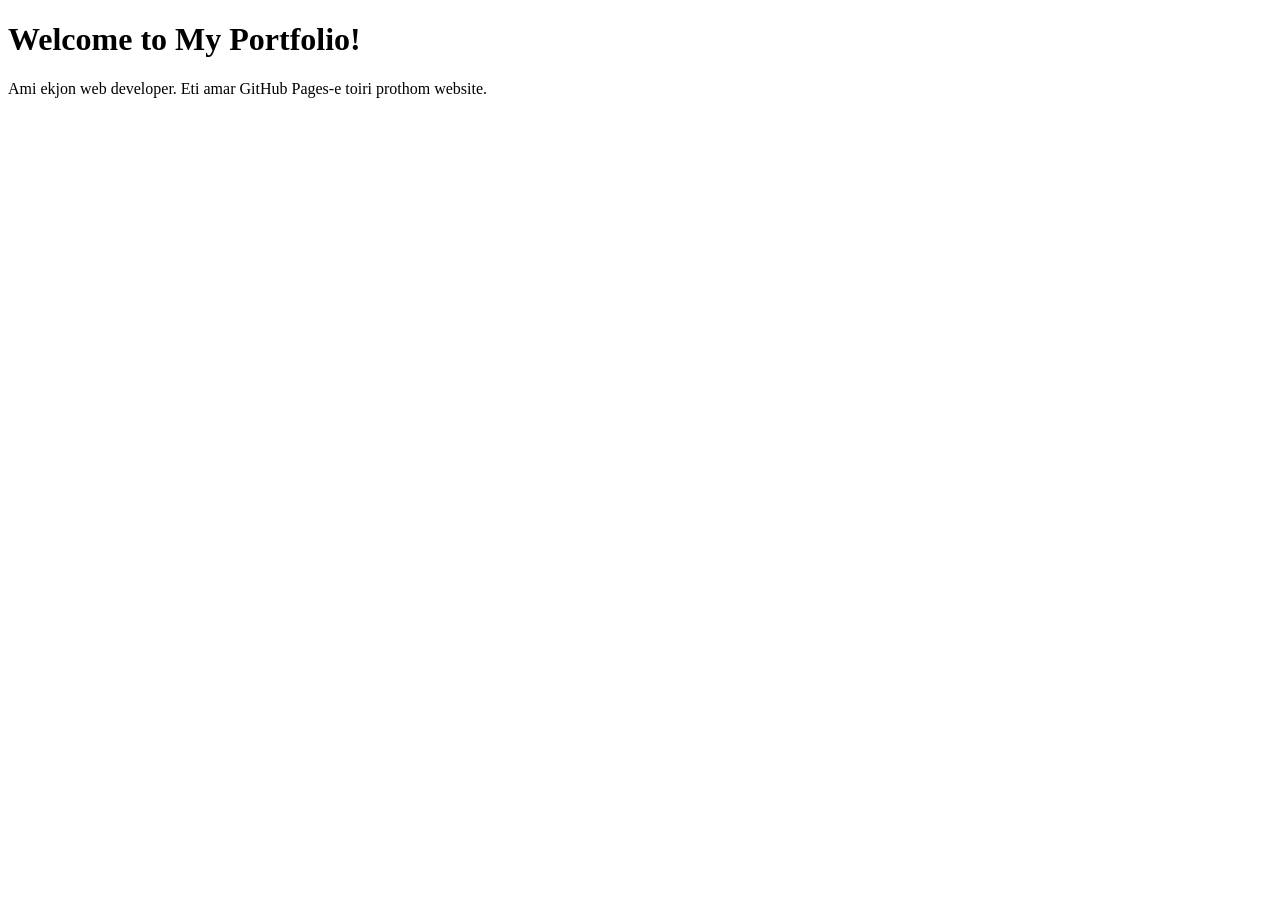
<file: Index.html>
<!DOCTYPE html>
<html>
<head>
    <title>My Portfolio</title>
</head>
<body>
    <h1>Welcome to My Portfolio!</h1>
    <p>Ami ekjon web developer. Eti amar GitHub Pages-e toiri prothom website.</p>
</body>
</html>
</file>
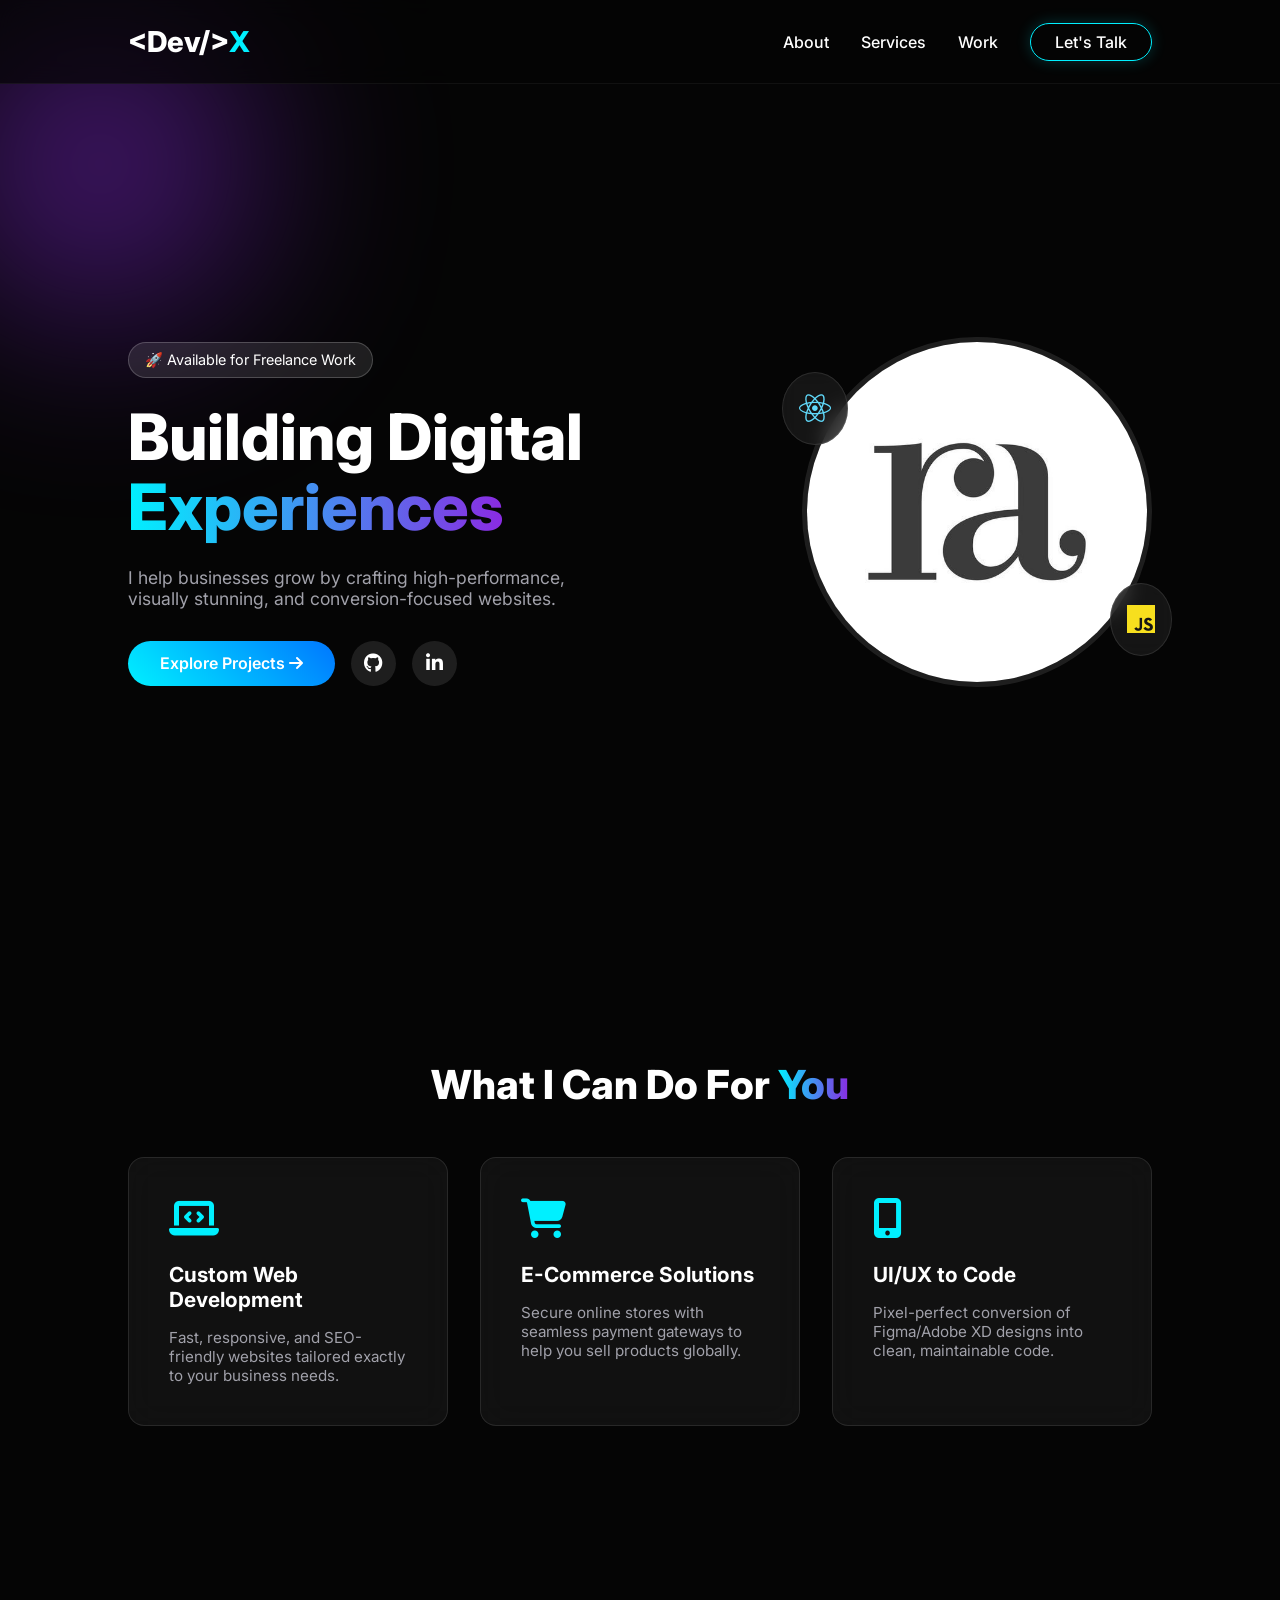
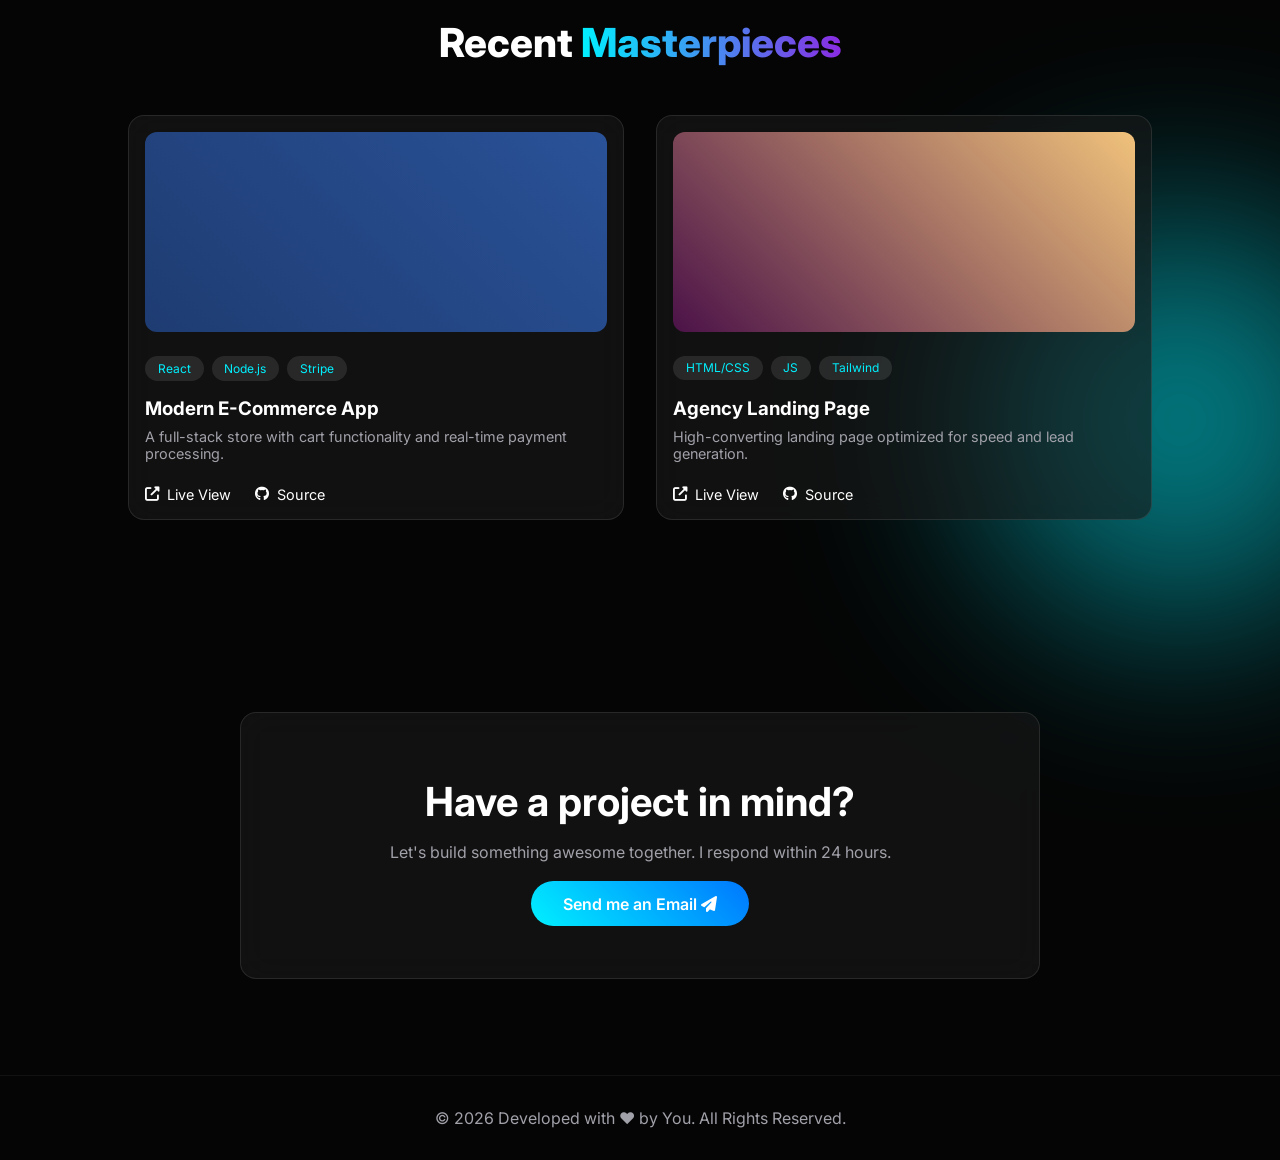
<file: index.html>
<!DOCTYPE html>
<html lang="en">
<head>
    <meta charset="UTF-8">
    <meta name="viewport" content="width=device-width, initial-scale=1.0">
    <title>Raghib Abedin | Web Developer</title>
    <link rel="stylesheet" href="style.css">
    <!-- FontAwesome & Google Fonts -->
    <link rel="stylesheet" href="https://cdnjs.cloudflare.com/ajax/libs/font-awesome/6.4.0/css/all.min.css">
    <link href="https://fonts.googleapis.com/css2?family=Inter:wght@300;400;600;800&display=swap" rel="stylesheet">
    <link rel="shortcut icon" href="images/slack.png" type="image/x-icon">
</head>
<body>

    <!-- Background Glowing Orbs -->
    <div class="orb orb-1"></div>
    <div class="orb orb-2"></div>

    <!-- Glassmorphism Navbar -->
    <header class="glass-nav">
        <nav class="navbar">
            <h1 class="logo">&lt;Dev/&gt;<span>X</span></h1>
            <ul class="nav-links">
                <li><a href="#about">About</a></li>
                <li><a href="#services">Services</a></li>
                <li><a href="#projects">Work</a></li>
                <li><a href="#contact" class="btn-glow">Let's Talk</a></li>
            </ul>
        </nav>
    </header>

    <!-- Modern Hero Section -->
    <section id="about" class="hero">
        <div class="hero-content">
            <div class="badge">🚀 Available for Freelance Work</div>
            <h2 class="title-main">Building Digital <br> <span class="text-gradient">Experiences</span></h2>
            <p class="subtitle">I help businesses grow by crafting high-performance, visually stunning, and conversion-focused websites.</p>
            <div class="hero-buttons">
                <a href="#projects" class="btn-primary">Explore Projects <i class="fas fa-arrow-right"></i></a>
                <a href="https://github.com/" target="_blank" class="btn-icon"><i class="fab fa-github"></i></a>
                <a href="https://linkedin.com/" target="_blank" class="btn-icon"><i class="fab fa-linkedin-in"></i></a>
            </div>
        </div>
        <div class="hero-image">
            <!-- Realistic placeholder for your professional photo -->
            <div class="profile-card">
                <img src="images/picture.jpg" alt="Profile">
                <div class="floating-badge react"><i class="fab fa-react"></i></div>
                <div class="floating-badge js"><i class="fab fa-js"></i></div>
            </div>
        </div>
    </section>

    <!-- Services Section (Crucial for Clients) -->
    <section id="services" class="services">
        <h2 class="section-title">What I Can Do For <span class="text-gradient">You</span></h2>
        <div class="grid-container">
            <div class="glass-card service-card">
                <i class="fas fa-laptop-code"></i>
                <h3>Custom Web Development</h3>
                <p>Fast, responsive, and SEO-friendly websites tailored exactly to your business needs.</p>
            </div>
            <div class="glass-card service-card">
                <i class="fas fa-shopping-cart"></i>
                <h3>E-Commerce Solutions</h3>
                <p>Secure online stores with seamless payment gateways to help you sell products globally.</p>
            </div>
            <div class="glass-card service-card">
                <i class="fas fa-mobile-alt"></i>
                <h3>UI/UX to Code</h3>
                <p>Pixel-perfect conversion of Figma/Adobe XD designs into clean, maintainable code.</p>
            </div>
        </div>
    </section>

    <!-- Advanced Projects Section -->
    <section id="projects" class="projects">
        <h2 class="section-title">Recent <span class="text-gradient">Masterpieces</span></h2>
        <div class="grid-container">
            <!-- Project 1 -->
            <div class="glass-card project-card">
                <div class="project-img bg-gradient-1"></div>
                <div class="project-content">
                    <div class="tech-tags">
                        <span>React</span><span>Node.js</span><span>Stripe</span>
                    </div>
                    <h3>Modern E-Commerce App</h3>
                    <p>A full-stack store with cart functionality and real-time payment processing.</p>
                    <div class="project-links">
                        <a href="#"><i class="fas fa-external-link-alt"></i> Live View</a>
                        <a href="#"><i class="fab fa-github"></i> Source</a>
                    </div>
                </div>
            </div>
            <!-- Project 2 -->
            <div class="glass-card project-card">
                <div class="project-img bg-gradient-2"></div>
                <div class="project-content">
                    <div class="tech-tags">
                        <span>HTML/CSS</span><span>JS</span><span>Tailwind</span>
                    </div>
                    <h3>Agency Landing Page</h3>
                    <p>High-converting landing page optimized for speed and lead generation.</p>
                    <div class="project-links">
                        <a href="#"><i class="fas fa-external-link-alt"></i> Live View</a>
                        <a href="#"><i class="fab fa-github"></i> Source</a>
                    </div>
                </div>
            </div>
        </div>
    </section>

    <!-- Call to Action / Contact -->
    <section id="contact" class="contact">
        <div class="glass-card contact-box">
            <h2>Have a project in mind?</h2>
            <p>Let's build something awesome together. I respond within 24 hours.</p>
            <a href="mailto:hello@example.com" class="btn-primary pulse">Send me an Email <i class="fas fa-paper-plane"></i></a>
        </div>
    </section>

    <!-- Footer -->
    <footer>
        <p>&copy; 2026 Developed with ❤️ by You. All Rights Reserved.</p>
    </footer>

</body>
</html>
</file>
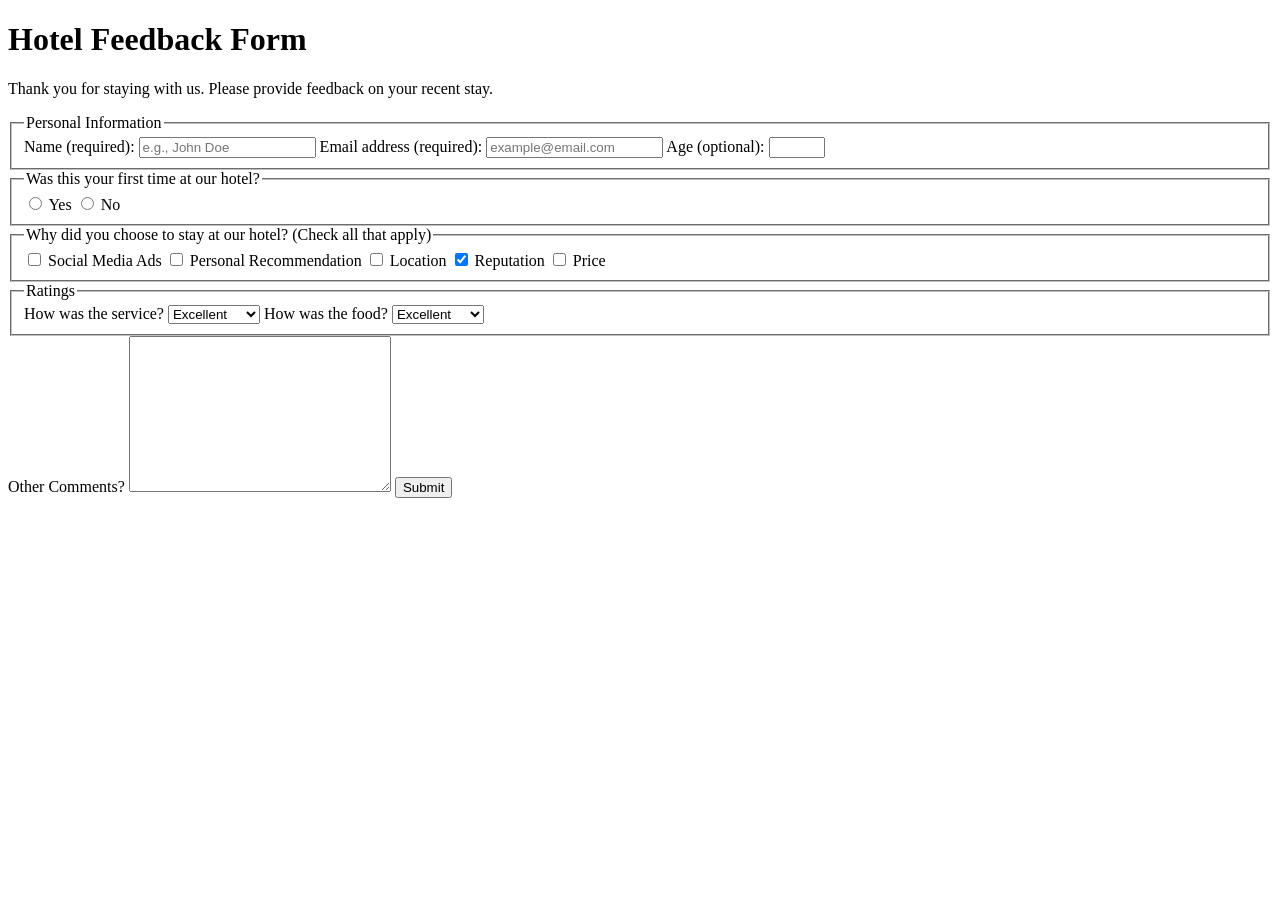
<file: Index 11.html>
<!DOCTYPE html>
<html lang="en">
  <head>
    <meta charset="UTF-8">
    <title>Hotel Feedback Form</title>
  </head>
  <body>
    <header>
      <h1>Hotel Feedback Form</h1>
      <p>
        Thank you for staying with us. Please provide feedback on your recent
        stay.
      </p>
    </header>
    <main>
      <form method="POST" action="https://hotel-feedback.freecodecamp.org">
        <fieldset>
          <legend>Personal Information</legend>
          <label for="full-name">Name (required):</label>
          <input type="text" id="full-name" name="name" placeholder="e.g., John Doe" required size="20">

          <label for="email">Email address (required):</label>
          <input
            placeholder="example@email.com"
            required
            id="email"
            type="email"
            name="email"
            size="20">
          <label for="age">Age (optional):</label>
          <input type="number" name="age" id="age" min="3" max="100">
        </fieldset>

        <fieldset>
          <legend>Was this your first time at our hotel?</legend>
          <input id="yes-option" type="radio" name="hotel-stay" value="yes">
          <label for="yes-option">Yes</label>
          <input id="no-option" type="radio" name="hotel-stay" value="no">
          <label for="no-option">No</label>
        </fieldset>

        <fieldset>
          <legend>
            Why did you choose to stay at our hotel? (Check all that apply)
          </legend>

          <input type="checkbox" id="ads" name="choice" value="ads">
          <label for="ads">Social Media Ads</label>

          <input
            type="checkbox"
            id="recommendation"
            name="choice"
            value="recommendation">
          <label for="recommendation">Personal Recommendation</label>
          
          <input type="checkbox" id="location" name="choice" value="location">
          <label for="location">Location</label>

          <input
            checked
            type="checkbox"
            id="reputation"
            name="choice"
            value="reputation">
          <label for="reputation">Reputation</label>
          
          <input type="checkbox" id="price" name="choice" value="price">
          <label for="price">Price</label>
        </fieldset>

        <fieldset>
          <legend>Ratings</legend>

          <label for="service">How was the service?</label>

          <select name="service" id="service">
            <option value="poor">Poor</option>
            <option value="satisfactory">Satisfactory</option>
            <option value="good">Good</option>
            <option value="very-good">Very Good</option>
            <option selected value="excellent">Excellent</option>
          </select>

          <label for="food">How was the food?</label>

          <select name="food" id="food">
            <option value="poor">Poor</option>
            <option value="satisfactory">Satisfactory</option>
            <option value="good">Good</option>
            <option value="very-good">Very Good</option>
            <option selected value="excellent">Excellent</option>
          </select>
        </fieldset>

        <label for="comments">Other Comments?</label>
        <textarea cols="30" rows="10" name="comments" id="comments"></textarea>

      <button type="submit">Submit</button>  
      </form>
    </main>
  </body>
</html>
</file>
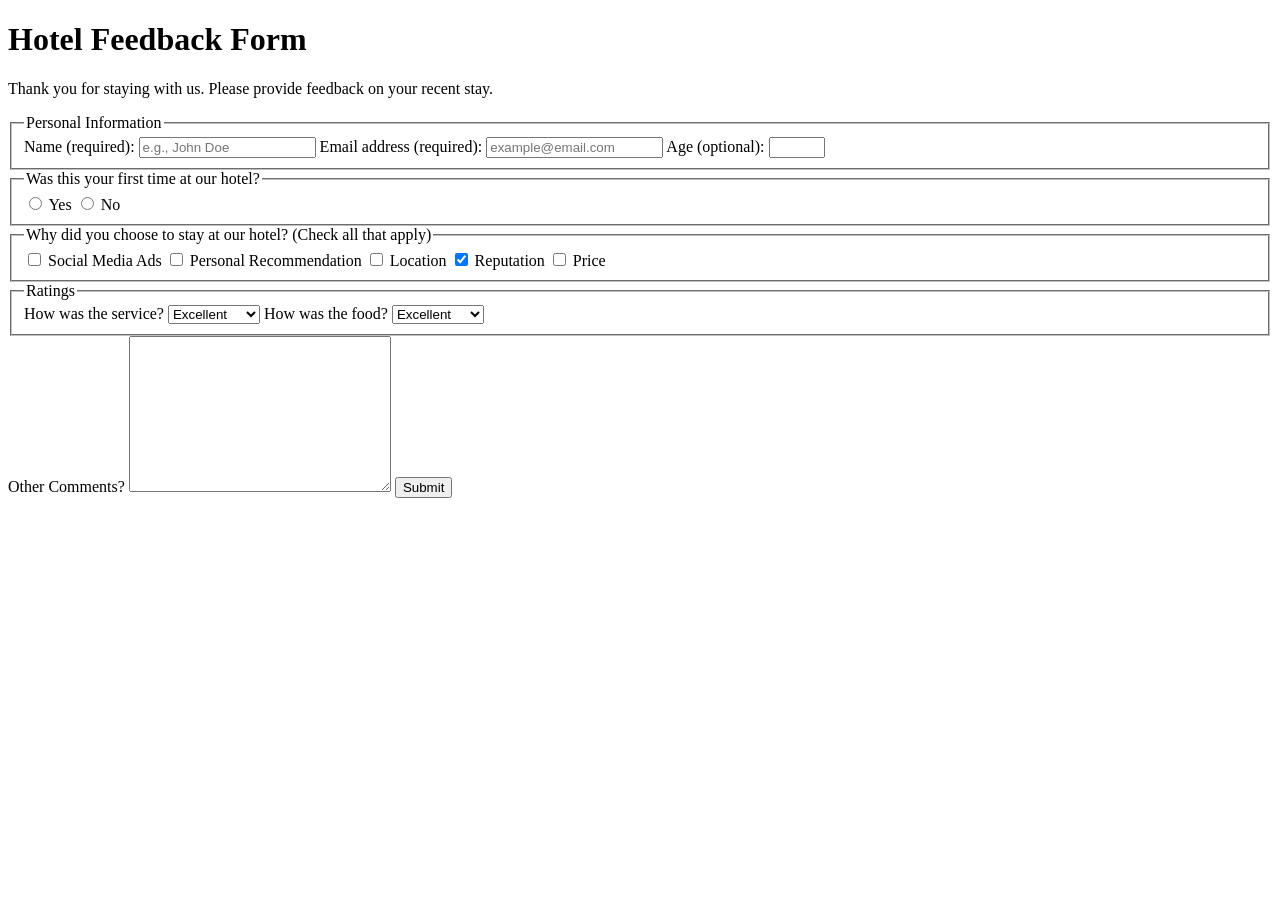
<file: index 11.html>
<!DOCTYPE html>
<html lang="en">
  <head>
    <meta charset="UTF-8">
    <title>Hotel Feedback Form</title>
  </head>
  <body>
    <header>
      <h1>Hotel Feedback Form</h1>
      <p>
        Thank you for staying with us. Please provide feedback on your recent
        stay.
      </p>
    </header>
    <main>
      <form method="POST" action="https://hotel-feedback.freecodecamp.org">
        <fieldset>
          <legend>Personal Information</legend>
          <label for="full-name">Name (required):</label>
          <input type="text" id="full-name" name="name" placeholder="e.g., John Doe" required size="20">

          <label for="email">Email address (required):</label>
          <input
            placeholder="example@email.com"
            required
            id="email"
            type="email"
            name="email"
            size="20">
          <label for="age">Age (optional):</label>
          <input type="number" name="age" id="age" min="3" max="100">
        </fieldset>

        <fieldset>
          <legend>Was this your first time at our hotel?</legend>
          <input id="yes-option" type="radio" name="hotel-stay" value="yes">
          <label for="yes-option">Yes</label>
          <input id="no-option" type="radio" name="hotel-stay" value="no">
          <label for="no-option">No</label>
        </fieldset>

        <fieldset>
          <legend>
            Why did you choose to stay at our hotel? (Check all that apply)
          </legend>

          <input type="checkbox" id="ads" name="choice" value="ads">
          <label for="ads">Social Media Ads</label>

          <input
            type="checkbox"
            id="recommendation"
            name="choice"
            value="recommendation">
          <label for="recommendation">Personal Recommendation</label>
          
          <input type="checkbox" id="location" name="choice" value="location">
          <label for="location">Location</label>

          <input
            checked
            type="checkbox"
            id="reputation"
            name="choice"
            value="reputation">
          <label for="reputation">Reputation</label>
          
          <input type="checkbox" id="price" name="choice" value="price">
          <label for="price">Price</label>
        </fieldset>

        <fieldset>
          <legend>Ratings</legend>

          <label for="service">How was the service?</label>

          <select name="service" id="service">
            <option value="poor">Poor</option>
            <option value="satisfactory">Satisfactory</option>
            <option value="good">Good</option>
            <option value="very-good">Very Good</option>
            <option selected value="excellent">Excellent</option>
          </select>

          <label for="food">How was the food?</label>

          <select name="food" id="food">
            <option value="poor">Poor</option>
            <option value="satisfactory">Satisfactory</option>
            <option value="good">Good</option>
            <option value="very-good">Very Good</option>
            <option selected value="excellent">Excellent</option>
          </select>
        </fieldset>

        <label for="comments">Other Comments?</label>
        <textarea cols="30" rows="10" name="comments" id="comments"></textarea>

      <button type="submit">Submit</button>  
      </form>
    </main>
  </body>
</html>
</file>
<file: style.css>
/* Modern Reset & Variables */
:root {
    --bg-dark: #050505;
    --card-bg: rgba(25, 25, 25, 0.6);
    --text-main: #ffffff;
    --text-muted: #a1a1aa;
    --accent-1: #00f0ff;
    --accent-2: #8a2be2;
}

* {
    margin: 0;
    padding: 0;
    box-sizing: border-box;
    font-family: 'Inter', sans-serif;
    scroll-behavior: smooth;
}

body {
    background-color: var(--bg-dark);
    color: var(--text-main);
    overflow-x: hidden;
    position: relative;
}

/* Background Glowing Orbs */
.orb {
    position: absolute;
    border-radius: 50%;
    filter: blur(100px);
    z-index: -1;
    opacity: 0.5;
}
.orb-1 {
    width: 300px;
    height: 300px;
    background: var(--accent-2);
    top: -50px;
    left: -50px;
}
.orb-2 {
    width: 400px;
    height: 400px;
    background: var(--accent-1);
    bottom: 20%;
    right: -100px;
}

/* Glassmorphism Classes */
.glass-nav {
    position: fixed;
    top: 0;
    width: 100%;
    background: rgba(5, 5, 5, 0.7);
    backdrop-filter: blur(12px);
    border-bottom: 1px solid rgba(255, 255, 255, 0.05);
    z-index: 1000;
}

.glass-card {
    background: var(--card-bg);
    backdrop-filter: blur(16px);
    border: 1px solid rgba(255, 255, 255, 0.1);
    border-radius: 16px;
    transition: transform 0.3s, border 0.3s;
}
.glass-card:hover {
    border: 1px solid var(--accent-1);
    transform: translateY(-5px);
}

/* Typography Enhancements */
.text-gradient {
    background: linear-gradient(to right, var(--accent-1), var(--accent-2));
    -webkit-background-clip: text;
    background-clip: text;
    -webkit-text-fill-color: transparent;
}
.section-title {
    font-size: 2.5rem;
    text-align: center;
    margin-bottom: 3rem;
    font-weight: 800;
}

/* Navigation */
.navbar {
    display: flex;
    justify-content: space-between;
    align-items: center;
    padding: 1.5rem 10%;
}
.logo {
    font-size: 1.8rem;
    font-weight: 800;
}
.logo span { color: var(--accent-1); }
.nav-links {
    display: flex;
    gap: 2rem;
    list-style: none;
    align-items: center;
}
.nav-links a {
    color: var(--text-main);
    text-decoration: none;
    font-weight: 500;
    transition: color 0.3s;
}
.nav-links a:hover { color: var(--accent-1); }
.btn-glow {
    border: 1px solid var(--accent-1);
    padding: 0.5rem 1.5rem;
    border-radius: 50px;
    box-shadow: 0 0 15px rgba(0, 240, 255, 0.2);
}

/* Hero Section */
.hero {
    min-height: 100vh;
    display: flex;
    align-items: center;
    justify-content: space-between;
    padding: 0 10%;
    margin-top: 4rem;
    gap: 2rem;
}
.badge {
    display: inline-block;
    background: rgba(255, 255, 255, 0.1);
    padding: 0.5rem 1rem;
    border-radius: 50px;
    font-size: 0.9rem;
    margin-bottom: 1.5rem;
    border: 1px solid rgba(255, 255, 255, 0.2);
}
.title-main {
    font-size: 4rem;
    line-height: 1.1;
    font-weight: 800;
    margin-bottom: 1.5rem;
}
.subtitle {
    font-size: 1.1rem;
    color: var(--text-muted);
    max-width: 500px;
    margin-bottom: 2rem;
}
.hero-buttons { display: flex; gap: 1rem; align-items: center; }
.btn-primary {
    background: linear-gradient(45deg, var(--accent-1), #0077ff);
    color: #fff;
    padding: 0.8rem 2rem;
    border-radius: 50px;
    text-decoration: none;
    font-weight: 600;
    border: none;
    cursor: pointer;
    transition: transform 0.2s;
}
.btn-primary:hover { transform: scale(1.05); }
.btn-icon {
    display: flex;
    align-items: center;
    justify-content: center;
    width: 45px;
    height: 45px;
    border-radius: 50%;
    background: rgba(255, 255, 255, 0.1);
    color: white;
    text-decoration: none;
    font-size: 1.2rem;
    transition: background 0.3s;
}
.btn-icon:hover { background: var(--accent-1); }

/* Hero Profile Animation */
.profile-card {
    position: relative;
    animation: float 6s ease-in-out infinite;
}
.profile-card img {
    width: 350px;
    height: 350px;
    border-radius: 50%;
    object-fit: cover;
    border: 5px solid rgba(255, 255, 255, 0.1);
}
.floating-badge {
    position: absolute;
    background: rgba(25, 25, 25, 0.8);
    backdrop-filter: blur(10px);
    padding: 1rem;
    border-radius: 50%;
    font-size: 2rem;
    border: 1px solid rgba(255,255,255,0.1);
}
.react { top: 10%; left: -20px; color: #61dafb; animation: float 4s ease-in-out infinite reverse; }
.js { bottom: 10%; right: -20px; color: #f7df1e; animation: float 5s ease-in-out infinite; }

@keyframes float {
    0% { transform: translateY(0px); }
    50% { transform: translateY(-20px); }
    100% { transform: translateY(0px); }
}

/* Sections Grid Common */
section { padding: 6rem 10%; }
.grid-container {
    display: grid;
    grid-template-columns: repeat(auto-fit, minmax(300px, 1fr));
    gap: 2rem;
}

/* Services */
.service-card { padding: 2.5rem; text-align: left; }
.service-card i {
    font-size: 2.5rem;
    color: var(--accent-1);
    margin-bottom: 1.5rem;
}
.service-card h3 { margin-bottom: 1rem; font-size: 1.3rem; }
.service-card p { color: var(--text-muted); font-size: 0.95rem; }

/* Projects */
.project-card { overflow: hidden; padding: 1rem; }
.project-img {
    width: 100%;
    height: 200px;
    border-radius: 12px;
    margin-bottom: 1.5rem;
}
.bg-gradient-1 { background: linear-gradient(45deg, #1e3c72, #2a5298); }
.bg-gradient-2 { background: linear-gradient(45deg, #4b1248, #f0c27b); }

.tech-tags {
    display: flex;
    gap: 0.5rem;
    margin-bottom: 1rem;
}
.tech-tags span {
    background: rgba(255, 255, 255, 0.1);
    padding: 0.3rem 0.8rem;
    border-radius: 50px;
    font-size: 0.75rem;
    color: var(--accent-1);
}
.project-content h3 { margin-bottom: 0.5rem; }
.project-content p { color: var(--text-muted); font-size: 0.9rem; margin-bottom: 1.5rem; }
.project-links { display: flex; gap: 1.5rem; }
.project-links a {
    color: white;
    text-decoration: none;
    font-size: 0.9rem;
    display: flex;
    align-items: center;
    gap: 0.5rem;
    transition: color 0.3s;
}
.project-links a:hover { color: var(--accent-1); }

/* Contact Section */
.contact-box {
    text-align: center;
    padding: 4rem 2rem;
    max-width: 800px;
    margin: 0 auto;
}
.contact-box h2 { font-size: 2.5rem; margin-bottom: 1rem; }
.contact-box p { color: var(--text-muted); margin-bottom: 2rem; }

/* Pulse Animation for CTA */
.pulse {
    animation: pulse 2s infinite;
}
@keyframes pulse {
    0% { box-shadow: 0 0 0 0 rgba(0, 240, 255, 0.4); }
    70% { box-shadow: 0 0 0 20px rgba(0, 240, 255, 0); }
    100% { box-shadow: 0 0 0 0 rgba(0, 240, 255, 0); }
}

footer {
    text-align: center;
    padding: 2rem;
    color: var(--text-muted);
    border-top: 1px solid rgba(255,255,255,0.05);
}

/* Responsive Styles */
@media (max-width: 900px) {
    .hero { flex-direction: column; text-align: center; margin-top: 6rem; }
    .hero-buttons { justify-content: center; }
    .title-main { font-size: 3rem; }
    .nav-links { display: none; }
}
</file>
